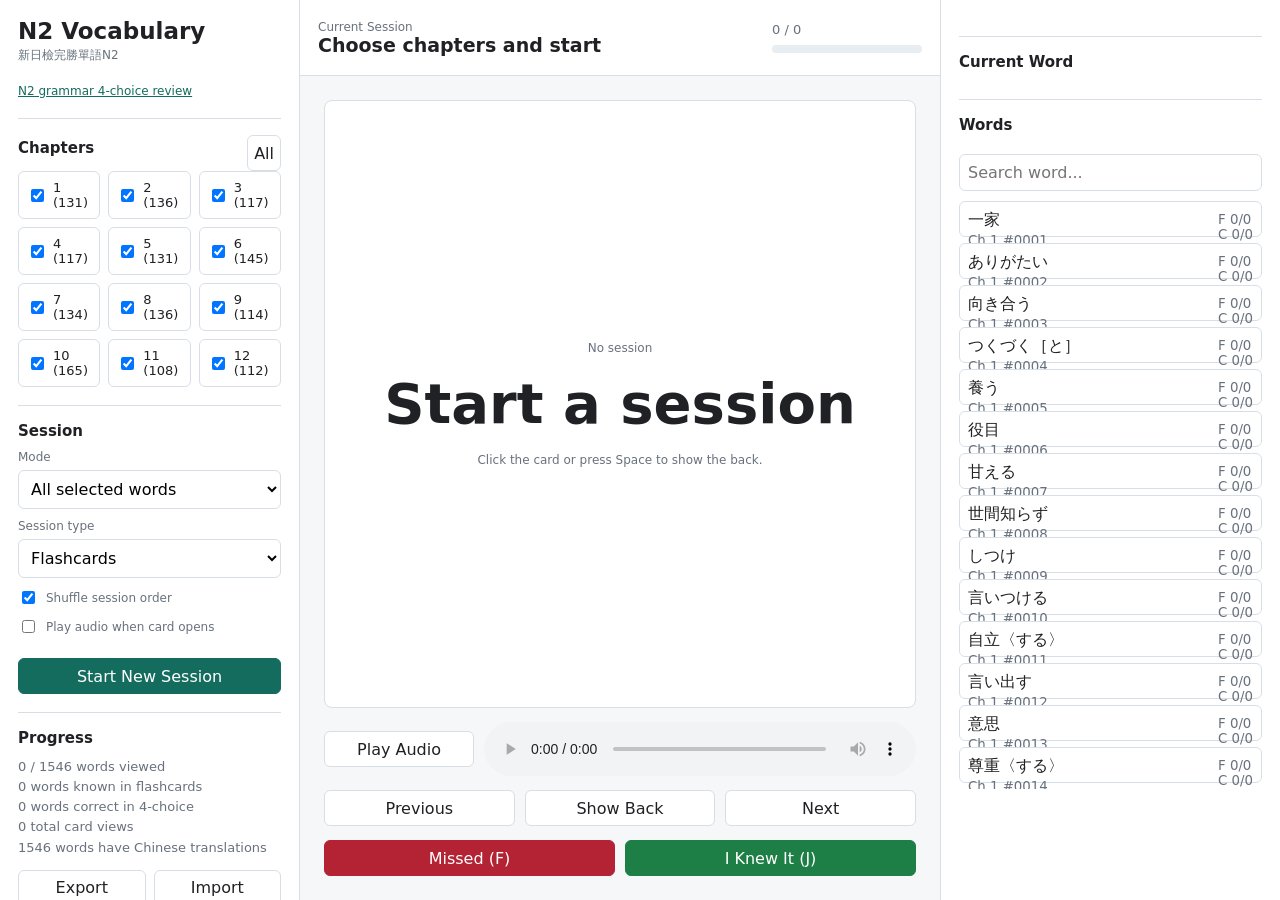
<file: index.html>
<!doctype html>
<html lang="en">
  <head>
    <meta charset="utf-8">
    <meta name="viewport" content="width=device-width, initial-scale=1">
    <title>N2 Vocabulary Trainer</title>
    <link rel="icon" href="data:,">
    <link rel="stylesheet" href="./style.css?v=choice-edit-2">
  </head>
  <body>
    <aside class="sidebar">
      <header class="brand">
        <h1>N2 Vocabulary</h1>
        <p>新日檢完勝單語N2</p>
        <p><a href="./grammar.html">N2 grammar 4-choice review</a></p>
      </header>

      <section class="panel">
        <div class="panel-head">
          <h2>Chapters</h2>
          <button id="allChapters" type="button">All</button>
        </div>
        <div id="chapterList" class="chapter-list"></div>
      </section>

      <section class="panel">
        <h2>Session</h2>
        <label class="field">
          <span>Mode</span>
          <select id="modeSelect">
            <option value="all">All selected words</option>
            <option value="random">Random sample</option>
            <option value="weak">Prioritize weak/unseen</option>
          </select>
        </label>
        <label class="field">
          <span>Session type</span>
          <select id="studyMode">
            <option value="flashcard">Flashcards</option>
            <option value="choice">4-choice Chinese meaning test</option>
          </select>
        </label>
        <label class="field" id="distractorField">
          <span>Meaning options from</span>
          <select id="distractorScope">
            <option value="selected">Selected chapters</option>
            <option value="all">All vocabulary</option>
          </select>
        </label>
        <label class="field inline" id="sampleField">
          <span>Count</span>
          <input id="sampleCount" type="number" min="1" max="1546" value="50">
        </label>
        <label class="check">
          <input id="shuffleCards" type="checkbox" checked>
          <span>Shuffle session order</span>
        </label>
        <label class="check">
          <input id="autoPlay" type="checkbox">
          <span>Play audio when card opens</span>
        </label>
        <button id="startBtn" class="primary" type="button">Start New Session</button>
      </section>

      <section class="panel stats">
        <h2>Progress</h2>
        <div id="globalStats"></div>
        <div class="button-row">
          <button id="exportBtn" type="button">Export</button>
          <button id="importBtn" type="button">Import</button>
        </div>
        <input id="importFile" type="file" accept="application/json" hidden>
      </section>
    </aside>

    <main class="workspace">
      <header class="topbar">
        <div>
          <div class="eyebrow">Current Session</div>
          <h2 id="sessionTitle">Choose chapters and start</h2>
        </div>
        <div class="session-stats">
          <span id="positionText">0 / 0</span>
          <div class="progress-track"><div id="progressFill"></div></div>
        </div>
      </header>

      <section class="card-stage">
        <article id="flashcard" class="flashcard" tabindex="0">
          <div class="card-face front">
            <div class="card-meta" id="cardMeta">No session</div>
            <div class="word" id="wordText">Start a session</div>
            <div class="hint" id="frontHint">Click the card or press Space to show the back.</div>
          </div>
          <div class="card-face back">
            <div class="card-meta" id="backMeta"></div>
            <div class="back-word" id="backWord"></div>
            <div class="translation" id="translationText"></div>
            <label class="edit-field">
              <span>Edit Chinese translation</span>
              <textarea id="translationEdit" rows="3"></textarea>
            </label>
            <div class="link-row">
              <a id="dictLink" target="_blank" rel="noreferrer">Dictionary search</a>
              <button id="saveTranslation" type="button">Save Translation</button>
            </div>
          </div>
        </article>

        <div class="audio-row">
          <button id="playAudioBtn" type="button" disabled>Play Audio</button>
          <audio id="audioPlayer" controls preload="none"></audio>
        </div>

        <div id="choicePanel" class="choice-panel" hidden>
          <div id="choiceOptions" class="choice-options"></div>
          <div id="choiceFeedback" class="choice-feedback" aria-live="polite"></div>
          <div id="choiceTranslationEditor" class="choice-translation-editor" hidden>
            <div id="choiceEditHint" class="choice-edit-hint">Answer first to edit this word&apos;s Chinese meaning.</div>
            <label class="edit-field">
              <span>Edit Chinese translation for this word</span>
              <textarea id="choiceTranslationEdit" rows="3"></textarea>
            </label>
            <button id="choiceSaveTranslation" type="button">Save Translation</button>
          </div>
        </div>

        <div class="controls">
          <button id="prevBtn" type="button">Previous</button>
          <button id="flipBtn" type="button">Show Back</button>
          <button id="nextBtn" type="button">Next</button>
        </div>

        <div class="answer-controls">
          <button id="missBtn" class="danger" type="button">Missed (F)</button>
          <button id="knownBtn" class="success" type="button">I Knew It (J)</button>
        </div>
      </section>
    </main>

    <aside class="details">
      <section class="panel current">
        <h2>Current Word</h2>
        <dl id="wordStats"></dl>
      </section>
      <section class="panel list-panel">
        <div class="panel-head">
          <h2>Words</h2>
          <input id="searchInput" type="search" placeholder="Search word...">
        </div>
        <div id="wordList" class="word-list"></div>
      </section>
    </aside>

    <script src="./data.js?v=chapter12-meanings-1"></script>
    <script src="./app.js?v=choice-edit-2"></script>
  </body>
</html>
</file>
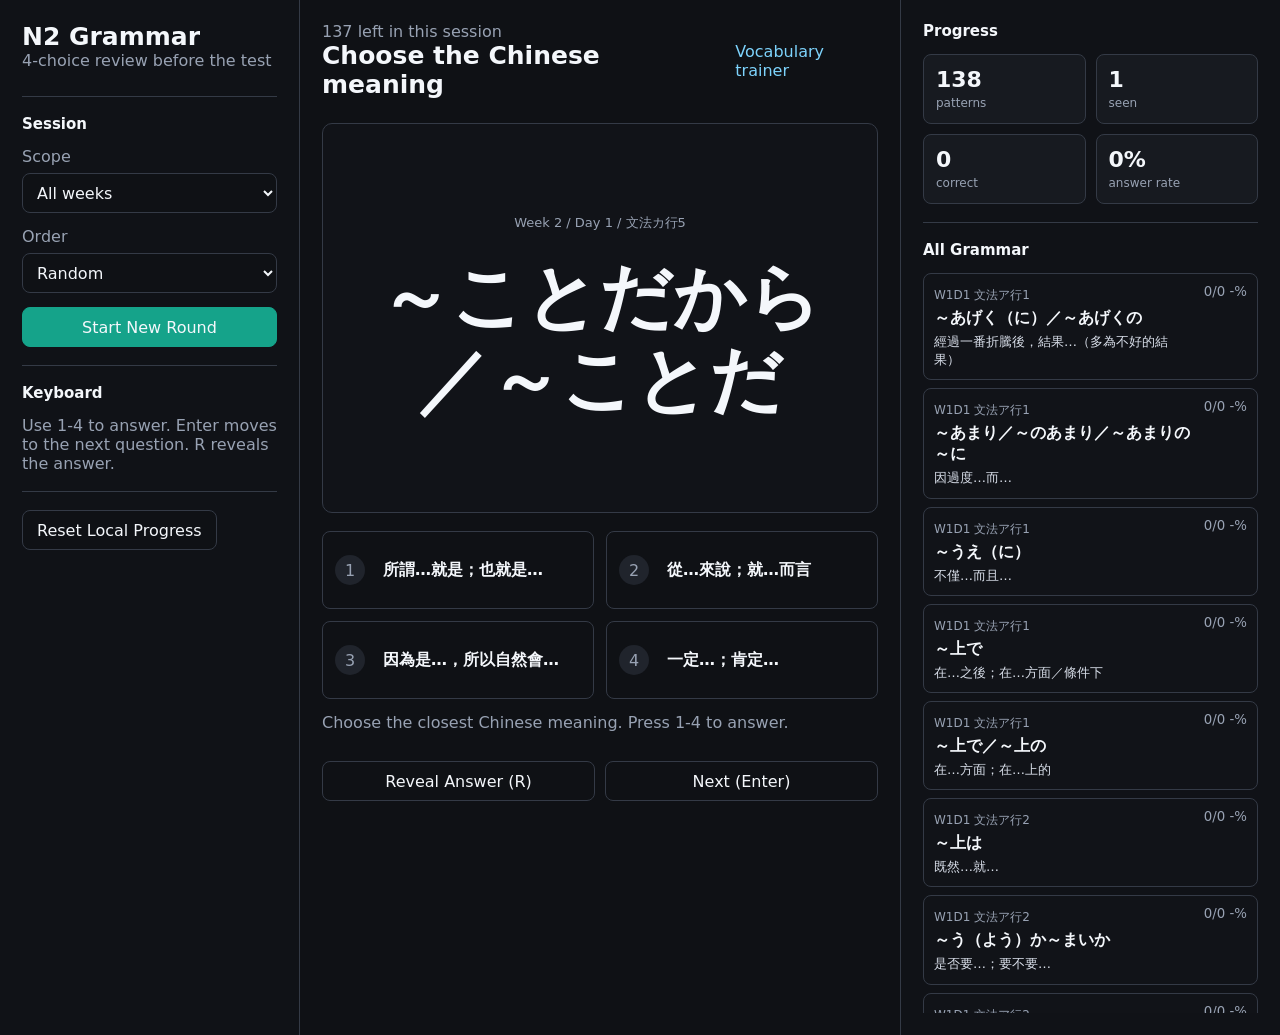
<file: grammar.html>
<!doctype html>
<html lang="en">
  <head>
    <meta charset="utf-8">
    <meta name="viewport" content="width=device-width, initial-scale=1">
    <title>N2 Grammar 4-Choice Review</title>
    <link rel="icon" href="data:,">
    <style>
      :root {
        color-scheme: dark;
        --bg: #0f1115;
        --panel: #171a20;
        --panel2: #20242c;
        --line: #343a46;
        --text: #f4f7fb;
        --muted: #98a2b3;
        --accent: #15a38a;
        --good: #2f9e44;
        --bad: #c2410c;
      }
      * { box-sizing: border-box; }
      body {
        margin: 0;
        min-height: 100vh;
        font-family: system-ui, -apple-system, BlinkMacSystemFont, "Segoe UI", sans-serif;
        background: var(--bg);
        color: var(--text);
      }
      .shell {
        display: grid;
        grid-template-columns: minmax(220px, 300px) minmax(0, 1fr) minmax(260px, 380px);
        min-height: 100vh;
      }
      aside, main { padding: 22px; }
      aside { border-right: 1px solid var(--line); background: #101217; }
      .right { border-left: 1px solid var(--line); border-right: 0; }
      h1, h2, p { margin: 0; }
      h1 { font-size: 25px; }
      h2 { font-size: 15px; margin-bottom: 14px; }
      .brand p, .hint, label span, small { color: var(--muted); }
      .brand { margin-bottom: 26px; }
      .panel { border-top: 1px solid var(--line); padding-top: 18px; margin-top: 18px; }
      .field { display: grid; gap: 7px; margin-bottom: 14px; }
      select, button {
        font: inherit;
        color: var(--text);
        background: #0f1115;
        border: 1px solid var(--line);
        border-radius: 8px;
        min-height: 40px;
      }
      select { padding: 0 10px; }
      button { cursor: pointer; padding: 0 14px; }
      button:hover { border-color: #6b7280; }
      .primary { background: var(--accent); border-color: var(--accent); width: 100%; }
      .row { display: grid; grid-template-columns: 1fr 1fr; gap: 10px; }
      .top {
        display: flex;
        align-items: center;
        justify-content: space-between;
        gap: 18px;
        margin-bottom: 24px;
      }
      .top a { color: #7dd3fc; text-decoration: none; }
      .card {
        min-height: 390px;
        display: grid;
        place-items: center;
        text-align: center;
        border: 1px solid var(--line);
        border-radius: 10px;
        background: #111318;
        padding: 32px;
      }
      .meta { color: var(--muted); font-size: 13px; margin-bottom: 24px; }
      .pattern {
        font-size: clamp(34px, 6vw, 72px);
        line-height: 1.15;
        font-weight: 800;
        letter-spacing: 0;
      }
      .options {
        display: grid;
        grid-template-columns: repeat(2, minmax(0, 1fr));
        gap: 12px;
        margin-top: 18px;
      }
      .option {
        min-height: 78px;
        display: grid;
        grid-template-columns: 36px 1fr;
        align-items: center;
        gap: 12px;
        padding: 12px;
        text-align: left;
      }
      .option span {
        display: grid;
        place-items: center;
        width: 30px;
        height: 30px;
        border-radius: 50%;
        background: var(--panel2);
        color: var(--muted);
      }
      .option strong { font-weight: 650; line-height: 1.45; }
      .option.correct { border-color: var(--good); background: rgba(47, 158, 68, .18); }
      .option.wrong { border-color: var(--bad); background: rgba(194, 65, 12, .18); }
      .feedback {
        min-height: 34px;
        margin: 14px 0;
        color: var(--muted);
      }
      .feedback.ok { color: #86efac; }
      .feedback.bad { color: #fdba74; }
      .controls { display: grid; grid-template-columns: 1fr 1fr; gap: 10px; }
      .stats-grid {
        display: grid;
        grid-template-columns: repeat(2, 1fr);
        gap: 10px;
      }
      .stats-grid div {
        border: 1px solid var(--line);
        border-radius: 8px;
        padding: 12px;
        background: var(--panel);
      }
      .stats-grid b { display: block; font-size: 22px; }
      .stats-grid span { color: var(--muted); font-size: 12px; }
      .list {
        display: grid;
        gap: 8px;
        max-height: calc(100vh - 160px);
        overflow: auto;
      }
      .list article {
        display: grid;
        grid-template-columns: 1fr auto;
        gap: 12px;
        border: 1px solid var(--line);
        border-radius: 8px;
        padding: 10px;
        background: #111318;
      }
      .list span { color: var(--muted); font-size: 12px; }
      .list strong { display: block; margin: 4px 0; }
      .list p { color: #d8dee9; font-size: 13px; line-height: 1.4; }
      @media (max-width: 1050px) {
        .shell { grid-template-columns: 1fr; }
        aside, .right { border: 0; border-bottom: 1px solid var(--line); }
        .options { grid-template-columns: 1fr; }
      }
    </style>
  </head>
  <body>
    <div class="shell">
      <aside>
        <header class="brand">
          <h1>N2 Grammar</h1>
          <p>4-choice review before the test</p>
        </header>
        <section class="panel">
          <h2>Session</h2>
          <label class="field">
            <span>Scope</span>
            <select id="weekFilter"></select>
          </label>
          <label class="field">
            <span>Order</span>
            <select id="modeFilter">
              <option value="random">Random</option>
              <option value="weak">Weak / unseen first</option>
              <option value="ordered">Course order</option>
            </select>
          </label>
          <button id="shuffleBtn" class="primary" type="button">Start New Round</button>
        </section>
        <section class="panel">
          <h2>Keyboard</h2>
          <p class="hint">Use 1-4 to answer. Enter moves to the next question. R reveals the answer.</p>
        </section>
        <section class="panel">
          <button id="resetBtn" type="button">Reset Local Progress</button>
        </section>
      </aside>

      <main>
        <header class="top">
          <div>
            <p class="hint" id="progress">Start a session</p>
            <h1>Choose the Chinese meaning</h1>
          </div>
          <a href="./index.html">Vocabulary trainer</a>
        </header>
        <section class="card">
          <div>
            <div id="cardMeta" class="meta"></div>
            <div id="pattern" class="pattern"></div>
          </div>
        </section>
        <section id="options" class="options"></section>
        <div id="feedback" class="feedback"></div>
        <div class="controls">
          <button id="revealBtn" type="button">Reveal Answer (R)</button>
          <button id="nextBtn" type="button">Next (Enter)</button>
        </div>
      </main>

      <aside class="right">
        <section class="panel" style="border-top:0;margin-top:0;padding-top:0">
          <h2>Progress</h2>
          <div id="stats" class="stats-grid"></div>
        </section>
        <section class="panel">
          <h2>All Grammar</h2>
          <div id="grammarList" class="list"></div>
        </section>
      </aside>
    </div>
    <script src="./grammar-data.js?v=1"></script>
    <script src="./grammar-app.js?v=1"></script>
  </body>
</html>
</file>
<file: style.css>
:root {
  --ink: #202124;
  --muted: #68717d;
  --line: #d8dee6;
  --paper: #fff;
  --panel: #f6f7f9;
  --accent: #146c5f;
  --accent-soft: #e4f2ef;
  --warn: #a35a00;
  --danger: #b42334;
  --ok: #1d7f45;
}
* { box-sizing: border-box; }
[hidden] { display: none !important; }
body {
  margin: 0;
  min-height: 100vh;
  display: grid;
  grid-template-columns: 300px minmax(460px, 1fr) 340px;
  background: var(--panel);
  color: var(--ink);
  font-family: Inter, ui-sans-serif, system-ui, -apple-system, BlinkMacSystemFont, "Segoe UI", sans-serif;
}
button, input, select, textarea { font: inherit; }
button {
  min-height: 36px;
  border: 1px solid var(--line);
  border-radius: 6px;
  background: var(--paper);
  color: var(--ink);
  cursor: pointer;
}
button:hover { border-color: var(--accent); }
button.primary { background: var(--accent); color: #fff; border-color: var(--accent); width: 100%; margin-top: 12px; }
button.success { background: var(--ok); color: #fff; border-color: var(--ok); }
button.danger { background: var(--danger); color: #fff; border-color: var(--danger); }
a { color: var(--accent); }
.sidebar, .details {
  height: 100vh;
  overflow: auto;
  background: var(--paper);
  padding: 18px;
}
.sidebar { border-right: 1px solid var(--line); }
.details { border-left: 1px solid var(--line); }
.brand h1, h2 { margin: 0; letter-spacing: 0; }
.brand h1 { font-size: 23px; }
.brand p, .eyebrow, .card-meta, .hint, .field span, .check, dt { color: var(--muted); font-size: 12px; }
.brand p { margin: 3px 0 20px; }
.panel { border-top: 1px solid var(--line); padding-top: 16px; margin-top: 18px; }
.panel h2 { font-size: 15px; margin-bottom: 10px; }
.panel-head { display: flex; align-items: center; justify-content: space-between; gap: 10px; }
.field { display: grid; gap: 6px; margin: 10px 0; }
.field.inline { grid-template-columns: 1fr 88px; align-items: center; }
.field input, .field select, #searchInput, textarea {
  width: 100%; border: 1px solid var(--line); border-radius: 6px; padding: 8px; background: #fff;
}
.check { display: flex; gap: 8px; align-items: center; margin: 10px 0; }
.chapter-list { display: grid; grid-template-columns: repeat(3, 1fr); gap: 8px; }
.chapter-list label { display: flex; align-items: center; gap: 6px; padding: 8px; border: 1px solid var(--line); border-radius: 6px; font-size: 13px; }
.button-row { display: grid; grid-template-columns: 1fr 1fr; gap: 8px; margin-top: 12px; }
.workspace { min-width: 0; height: 100vh; display: grid; grid-template-rows: auto 1fr; }
.topbar { min-height: 76px; display: flex; align-items: center; justify-content: space-between; gap: 18px; padding: 14px 18px; background: var(--paper); border-bottom: 1px solid var(--line); }
.topbar h2 { font-size: 19px; }
.session-stats { min-width: 150px; color: var(--muted); font-size: 13px; }
.progress-track { height: 8px; margin-top: 8px; overflow: hidden; border-radius: 999px; background: #e8edf2; }
#progressFill { width: 0; height: 100%; background: var(--accent); }
.card-stage { min-height: 0; display: grid; grid-template-rows: minmax(320px, 1fr) auto auto auto; gap: 14px; padding: 24px; }
.flashcard { position: relative; border: 1px solid var(--line); border-radius: 8px; background: var(--paper); overflow: hidden; outline: none; }
.card-face { position: absolute; inset: 0; display: flex; flex-direction: column; justify-content: center; align-items: center; gap: 16px; padding: 32px; text-align: center; backface-visibility: hidden; transition: transform .18s ease, opacity .18s ease; }
.back { transform: rotateY(180deg); opacity: 0; justify-content: flex-start; align-items: stretch; text-align: left; }
.flashcard.flipped .front { transform: rotateY(180deg); opacity: 0; }
.flashcard.flipped .back { transform: rotateY(0); opacity: 1; }
.word { font-size: 56px; line-height: 1.18; font-weight: 750; letter-spacing: 0; }
.back-word { align-self: stretch; min-height: 54px; font-size: 34px; line-height: 1.35; font-weight: 720; text-align: center; word-break: keep-all; overflow-wrap: anywhere; }
.back-word ruby { ruby-position: over; margin-inline: 2px; }
.back-word rt { font-size: 13px; font-weight: 600; color: var(--muted); line-height: 1; }
.translation { min-height: 76px; font-size: 30px; line-height: 1.35; font-weight: 650; text-align: center; align-self: stretch; display: grid; place-items: center; padding: 10px; background: var(--accent-soft); border-radius: 8px; }
.edit-field { display: grid; gap: 8px; color: var(--muted); font-size: 12px; }
.link-row { display: flex; align-items: center; justify-content: space-between; gap: 12px; }
.audio-row { display: grid; grid-template-columns: 150px 1fr; gap: 10px; align-items: center; }
audio { width: 100%; }
.choice-panel { display: grid; gap: 10px; }
.choice-options { display: grid; grid-template-columns: repeat(2, minmax(0, 1fr)); gap: 10px; }
.choice-option { min-height: 58px; padding: 10px 12px; text-align: left; line-height: 1.35; background: var(--paper); }
.choice-option.correct { border-color: var(--ok); background: #e8f5ed; color: #145c32; }
.choice-option.wrong { border-color: var(--danger); background: #fae8eb; color: #8a1726; }
.choice-feedback { min-height: 24px; color: var(--muted); font-size: 13px; line-height: 1.45; }
.choice-translation-editor {
  display: grid;
  grid-template-columns: 1fr auto;
  gap: 10px;
  align-items: end;
  padding: 12px;
  border: 1px solid var(--line);
  border-radius: 8px;
  background: #f8fafb;
}
.choice-edit-hint {
  grid-column: 1 / -1;
  color: var(--muted);
  font-size: 13px;
  line-height: 1.4;
}
.choice-translation-editor:not(.locked) {
  border-color: var(--accent);
  background: var(--accent-soft);
}
.choice-translation-editor.locked textarea,
.choice-translation-editor.locked button {
  opacity: .55;
}
.choice-translation-editor .edit-field { margin: 0; }
.choice-translation-editor button { min-width: 150px; }
.controls, .answer-controls { display: grid; grid-template-columns: repeat(3, 1fr); gap: 10px; }
.answer-controls { grid-template-columns: 1fr 1fr; }
.stats #globalStats, #wordStats { font-size: 13px; line-height: 1.55; color: var(--muted); }
dl { display: grid; grid-template-columns: 1fr 1fr; gap: 8px 12px; margin: 0; }
dd { margin: 0; font-weight: 650; text-align: right; }
.list-panel { display: grid; grid-template-rows: auto 1fr; height: calc(100vh - 210px); }
.list-panel .panel-head { align-items: flex-start; flex-direction: column; }
.word-list { overflow: auto; display: grid; gap: 6px; align-content: start; padding-top: 10px; }
.word-item { display: grid; grid-template-columns: 1fr auto; gap: 8px; padding: 8px; border: 1px solid var(--line); border-radius: 6px; background: #fff; text-align: left; }
.word-item.active { border-color: var(--accent); background: var(--accent-soft); }
.word-item small { color: var(--muted); display: block; margin-top: 2px; }
@media (max-width: 1120px) { body { grid-template-columns: 280px 1fr; } .details { grid-column: 1 / -1; height: auto; border-left: 0; border-top: 1px solid var(--line); } .list-panel { height: 360px; } }
@media (max-width: 760px) { body { display: block; } .sidebar, .workspace, .details { height: auto; } .workspace { min-height: 680px; } .topbar { flex-direction: column; align-items: flex-start; } .word { font-size: 40px; } .audio-row, .choice-options, .choice-translation-editor { grid-template-columns: 1fr; } }
</file>
